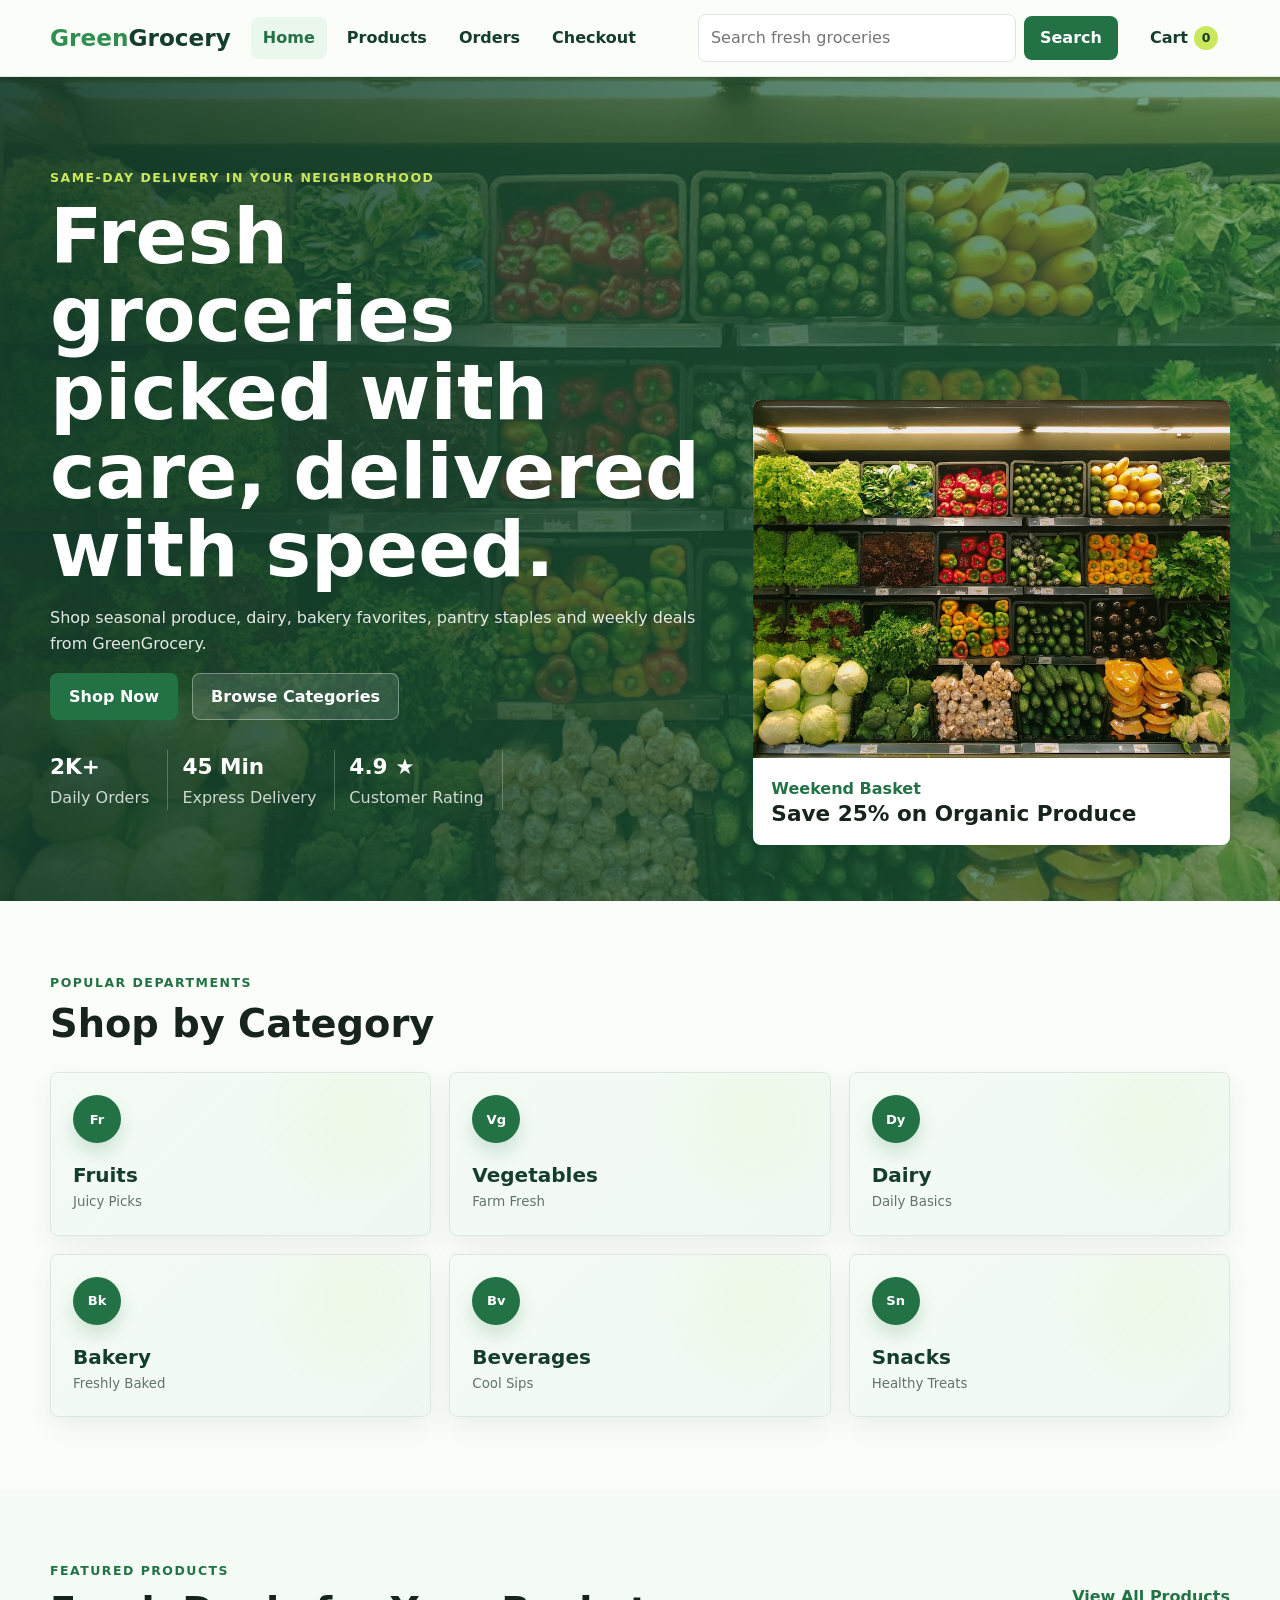
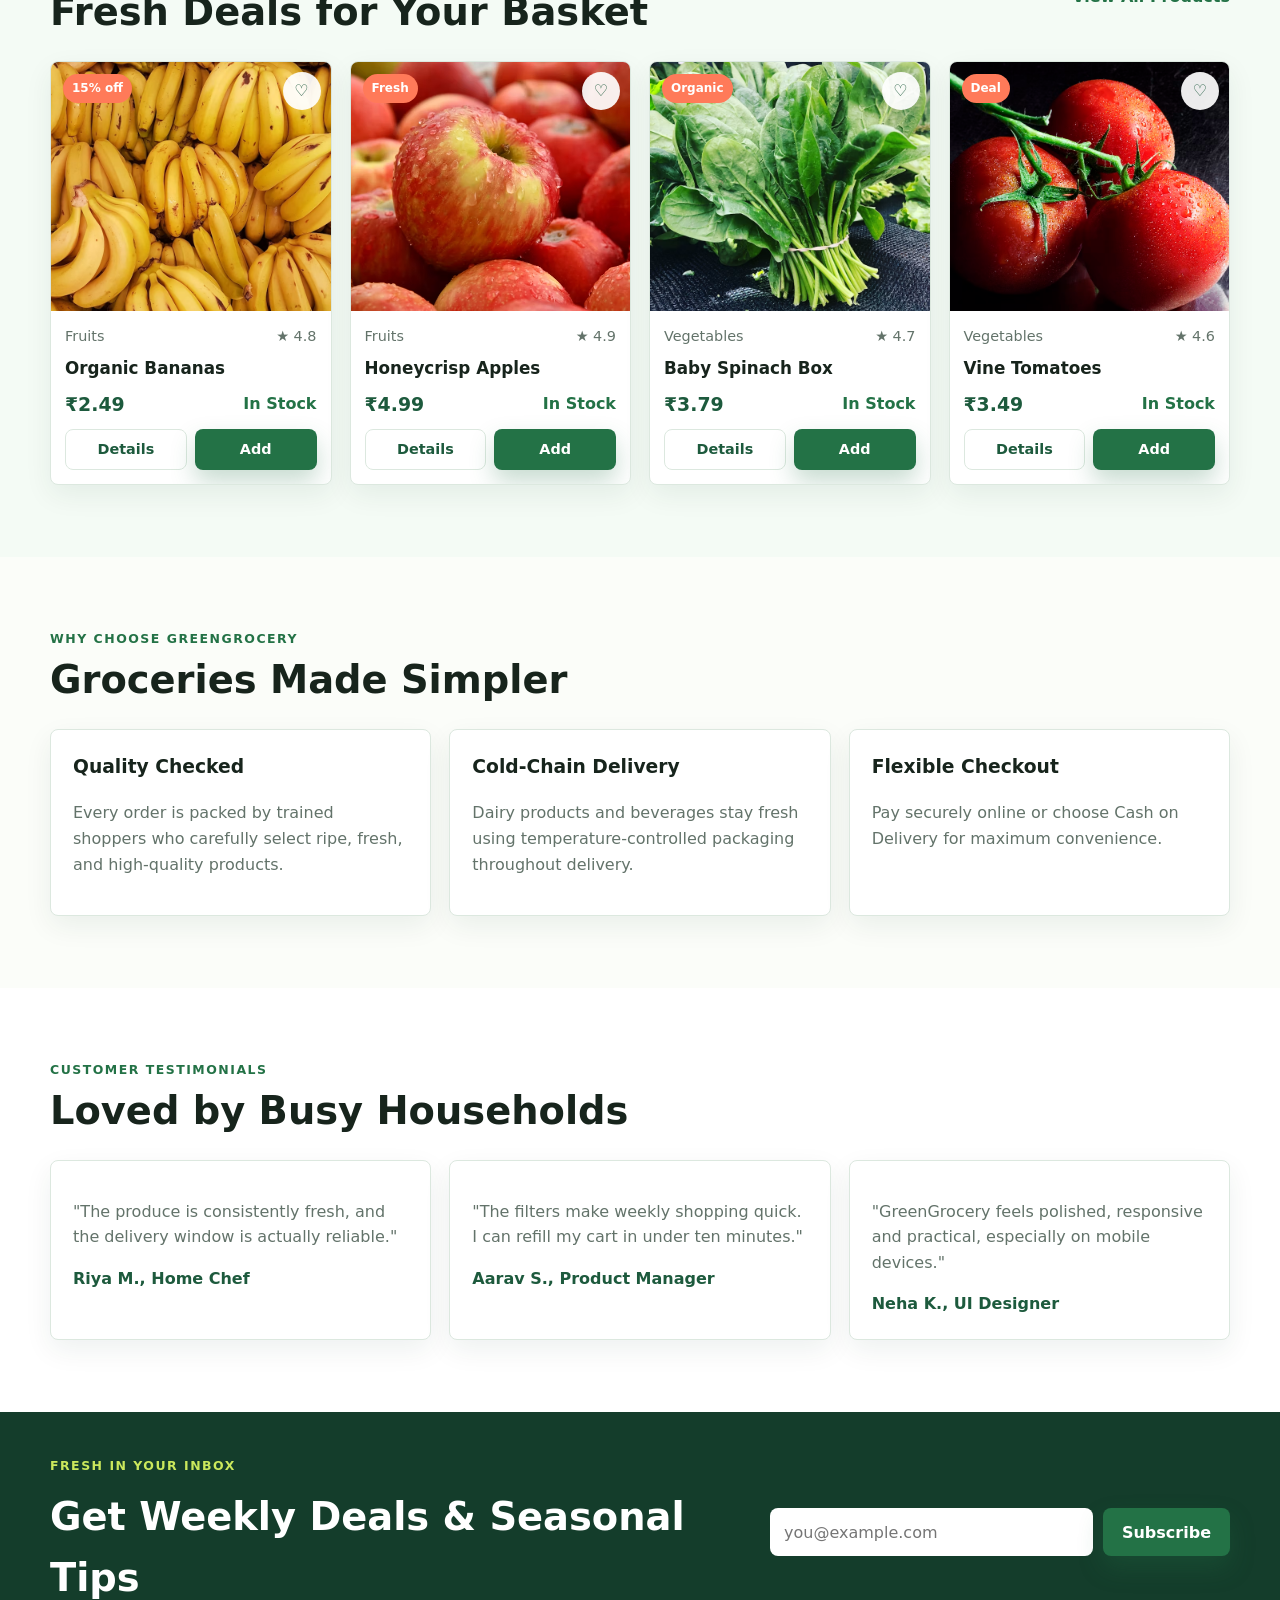
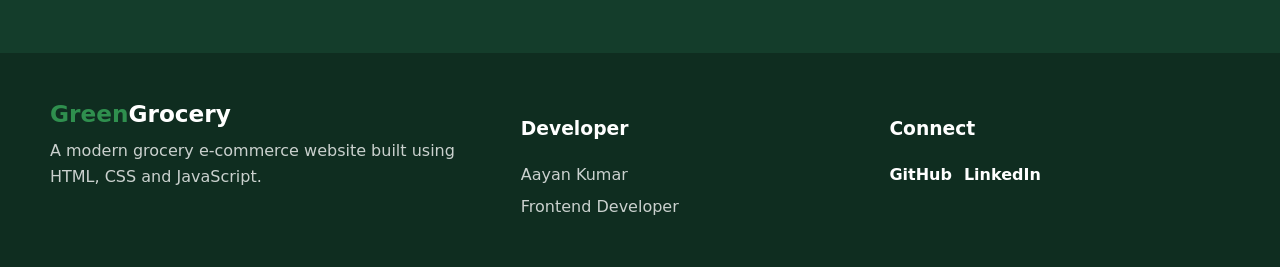
<file: index.html>
<!DOCTYPE html>
<html lang="en">

<head>

  <!-- ================= META ================= -->

  <meta charset="UTF-8">
  <meta name="viewport" content="width=device-width, initial-scale=1.0">

  <!-- SEO -->

  <title>GreenGrocery | Responsive Grocery E-Commerce Website</title>

  <meta
    name="description"
    content="GreenGrocery is a modern responsive grocery e-commerce website built using HTML, CSS and JavaScript. Browse fresh groceries, manage your cart, checkout securely, and track your orders.">

  <meta
    name="keywords"
    content="GreenGrocery, Grocery Website, E-Commerce, HTML, CSS, JavaScript, Responsive Website, Portfolio Project">

  <meta
    name="author"
    content="Aayan Kumar">

  <meta
    name="theme-color"
    content="#2E7D32">

  <!-- Open Graph -->

  <meta
    property="og:title"
    content="GreenGrocery | Responsive Grocery E-Commerce Website">

  <meta
    property="og:description"
    content="Modern grocery e-commerce website built using HTML, CSS and JavaScript.">

  <meta
    property="og:image"
    content="assets/images/hero.avif">

  <meta
    property="og:type"
    content="website">

  <!-- Favicon -->

  <link
    rel="icon"
    href="assets/images/logo.png"
    type="image/png">

  <!-- CSS -->

  <link
    rel="stylesheet"
    href="styles.css">

</head>

<body>

  <!-- ================= LOADER ================= -->

  <div class="loader" aria-hidden="true">
    <span></span>
  </div>

  <!-- ================= HEADER ================= -->

  <header class="site-header">

    <nav class="navbar container" aria-label="Primary Navigation">

      <a class="logo" href="index.html" aria-label="GreenGrocery Home">

        <span>Green</span>Grocery

      </a>

      <button class="menu-toggle" type="button" aria-label="Open Navigation" aria-expanded="false">

        ☰

      </button>

      <div class="nav-panel" id="nav-panel">

        <ul class="nav-links">

          <li>
            <a href="index.html" class="active">
              Home
            </a>
          </li>

          <li>
            <a href="products.html">
              Products
            </a>
          </li>

          <li>
            <a href="orders.html">
              Orders
            </a>
          </li>

          <li>
            <a href="checkout.html">
              Checkout
            </a>
          </li>

        </ul>

        <form class="nav-search" role="search" action="products.html">

          <label class="sr-only" for="site-search">

            Search Groceries

          </label>

          <input id="site-search" name="q" type="search" placeholder="Search fresh groceries">

          <button type="submit">

            Search

          </button>

        </form>

      </div>

      <a class="cart-link" href="cart.html" aria-label="Shopping Cart">

        Cart

        <span class="cart-count">
          0
        </span>

      </a>

    </nav>

  </header>

  <!-- ================= MAIN ================= -->

  <main>

    <!-- ================= HERO ================= -->

    <section class="hero">

      <div class="container hero-grid">

        <div class="hero-content">

          <p class="eyebrow">
            Same-day delivery in your neighborhood
          </p>

          <h1>
            Fresh groceries picked with care,
            delivered with speed.
          </h1>

          <p>
            Shop seasonal produce, dairy, bakery favorites,
            pantry staples and weekly deals from GreenGrocery.
          </p>

          <div class="hero-actions">

            <a class="btn btn-primary" href="products.html">

              Shop Now

            </a>

            <a class="btn btn-secondary" href="#categories">

              Browse Categories

            </a>

          </div>

          <div class="hero-metrics" aria-label="Store Highlights">

            <span>

              <strong>2K+</strong>

              Daily Orders

            </span>

            <span>

              <strong>45 Min</strong>

              Express Delivery

            </span>

            <span>

              <strong>4.9 ★</strong>

              Customer Rating

            </span>

          </div>

        </div>

        <!-- Promo Card -->

        <div class="promo-card" aria-label="Weekend Promotion">

          <img src="assets/images/promo.avif" alt="Fresh vegetables and fruits" loading="lazy">

          <div>

            <span>

              Weekend Basket

            </span>

            <strong>

              Save 25% on Organic Produce

            </strong>

          </div>

        </div>

      </div>

    </section>

    <!-- ================= CATEGORIES ================= -->

    <section class="section container" id="categories">

      <div class="section-heading">

        <p class="eyebrow">

          Popular Departments

        </p>

        <h2>

          Shop by Category

        </h2>

      </div>

      <div class="category-grid">

        <a class="category-card" href="products.html?category=Fruits">

          <span class="category-logo">

            Fr

          </span>

          <span>

            Fruits

          </span>

          <small>

            Juicy Picks

          </small>

        </a>

        <a class="category-card" href="products.html?category=Vegetables">

          <span class="category-logo">

            Vg

          </span>

          <span>

            Vegetables

          </span>

          <small>

            Farm Fresh

          </small>

        </a>

        <a class="category-card" href="products.html?category=Dairy">

          <span class="category-logo">

            Dy

          </span>

          <span>

            Dairy

          </span>

          <small>

            Daily Basics

          </small>

        </a>

        <a class="category-card" href="products.html?category=Bakery">

          <span class="category-logo">

            Bk

          </span>

          <span>

            Bakery

          </span>

          <small>

            Freshly Baked

          </small>

        </a>

        <a class="category-card" href="products.html?category=Beverages">

          <span class="category-logo">

            Bv

          </span>

          <span>

            Beverages

          </span>

          <small>

            Cool Sips

          </small>

        </a>

        <a class="category-card" href="products.html?category=Snacks">

          <span class="category-logo">

            Sn

          </span>

          <span>

            Snacks

          </span>

          <small>

            Healthy Treats

          </small>

        </a>

      </div>

    </section>
    <!-- ================= FEATURED PRODUCTS ================= -->

    <section class="section section-soft">

      <div class="container">

        <div class="section-heading split">

          <div>

            <p class="eyebrow">
              Featured Products
            </p>

            <h2>
              Fresh Deals for Your Basket
            </h2>

          </div>

          <a href="products.html" class="text-link">

            View All Products

          </a>

        </div>

        <div class="product-grid featured-grid" data-featured-products>

        </div>

      </div>

    </section>

    <!-- ================= BENEFITS ================= -->

    <section class="section container">

      <div class="section-heading">

        <p class="eyebrow">
          Why Choose GreenGrocery
        </p>

        <h2>
          Groceries Made Simpler
        </h2>

      </div>

      <div class="benefit-grid">

        <article class="benefit">

          <h3>
            Quality Checked
          </h3>

          <p>
            Every order is packed by trained shoppers who
            carefully select ripe, fresh, and high-quality
            products.
          </p>

        </article>

        <article class="benefit">

          <h3>
            Cold-Chain Delivery
          </h3>

          <p>
            Dairy products and beverages stay fresh using
            temperature-controlled packaging throughout delivery.
          </p>

        </article>

        <article class="benefit">

          <h3>
            Flexible Checkout
          </h3>

          <p>
            Pay securely online or choose Cash on Delivery
            for maximum convenience.
          </p>

        </article>

      </div>

    </section>

    <!-- ================= TESTIMONIALS ================= -->

    <section class="section testimonials">

      <div class="container">

        <div class="section-heading">

          <p class="eyebrow">
            Customer Testimonials
          </p>

          <h2>
            Loved by Busy Households
          </h2>

        </div>

        <div class="testimonial-grid">

          <blockquote>

            <p>
              "The produce is consistently fresh,
              and the delivery window is actually reliable."
            </p>

            <cite>
              Riya M., Home Chef
            </cite>

          </blockquote>

          <blockquote>

            <p>
              "The filters make weekly shopping quick.
              I can refill my cart in under ten minutes."
            </p>

            <cite>
              Aarav S., Product Manager
            </cite>

          </blockquote>

          <blockquote>

            <p>
              "GreenGrocery feels polished,
              responsive and practical,
              especially on mobile devices."
            </p>

            <cite>
              Neha K., UI Designer
            </cite>

          </blockquote>

        </div>

      </div>

    </section>

    <!-- ================= NEWSLETTER ================= -->

    <section class="newsletter">

      <div class="container newsletter-grid">

        <div>

          <p class="eyebrow">
            Fresh in Your Inbox
          </p>

          <h2>
            Get Weekly Deals & Seasonal Tips
          </h2>

        </div>

        <form class="newsletter-form" data-newsletter>

          <label class="sr-only" for="newsletter-email">

            Email Address

          </label>

          <input id="newsletter-email" type="email" placeholder="you@example.com" required>

          <button class="btn btn-primary" type="submit">

            Subscribe

          </button>

        </form>

      </div>

    </section>

  </main>

  <!-- ================= FOOTER ================= -->

  <footer class="site-footer">

    <div class="container footer-grid">

      <div>

        <a class="logo footer-logo" href="index.html">

          <span>Green</span>Grocery

        </a>

        <p>
          A modern grocery e-commerce website built
          using HTML, CSS and JavaScript.
        </p>

      </div>

      <div>

        <h3>
          Developer
        </h3>

        <p>
          Aayan Kumar
        </p>

        <p>
          Frontend Developer
        </p>

      </div>

      <div>

        <h3>
          Connect
        </h3>

        <div class="social-links">

          <a href="https://github.com/AayZen" target="_blank" rel="noopener noreferrer">

            GitHub

          </a>

          <a href="https://linkedin.com/in/aayzen" target="_blank" rel="noopener noreferrer">

            LinkedIn

          </a>

        </div>

      </div>

    </div>

  </footer>

  <!-- ================= BACK TO TOP ================= -->

  <button class="back-to-top" type="button" aria-label="Back to Top">

    ↑

  </button>

  <!-- ================= JAVASCRIPT ================= -->

  <script src="script.js"></script>

</body>

</html>
</file>
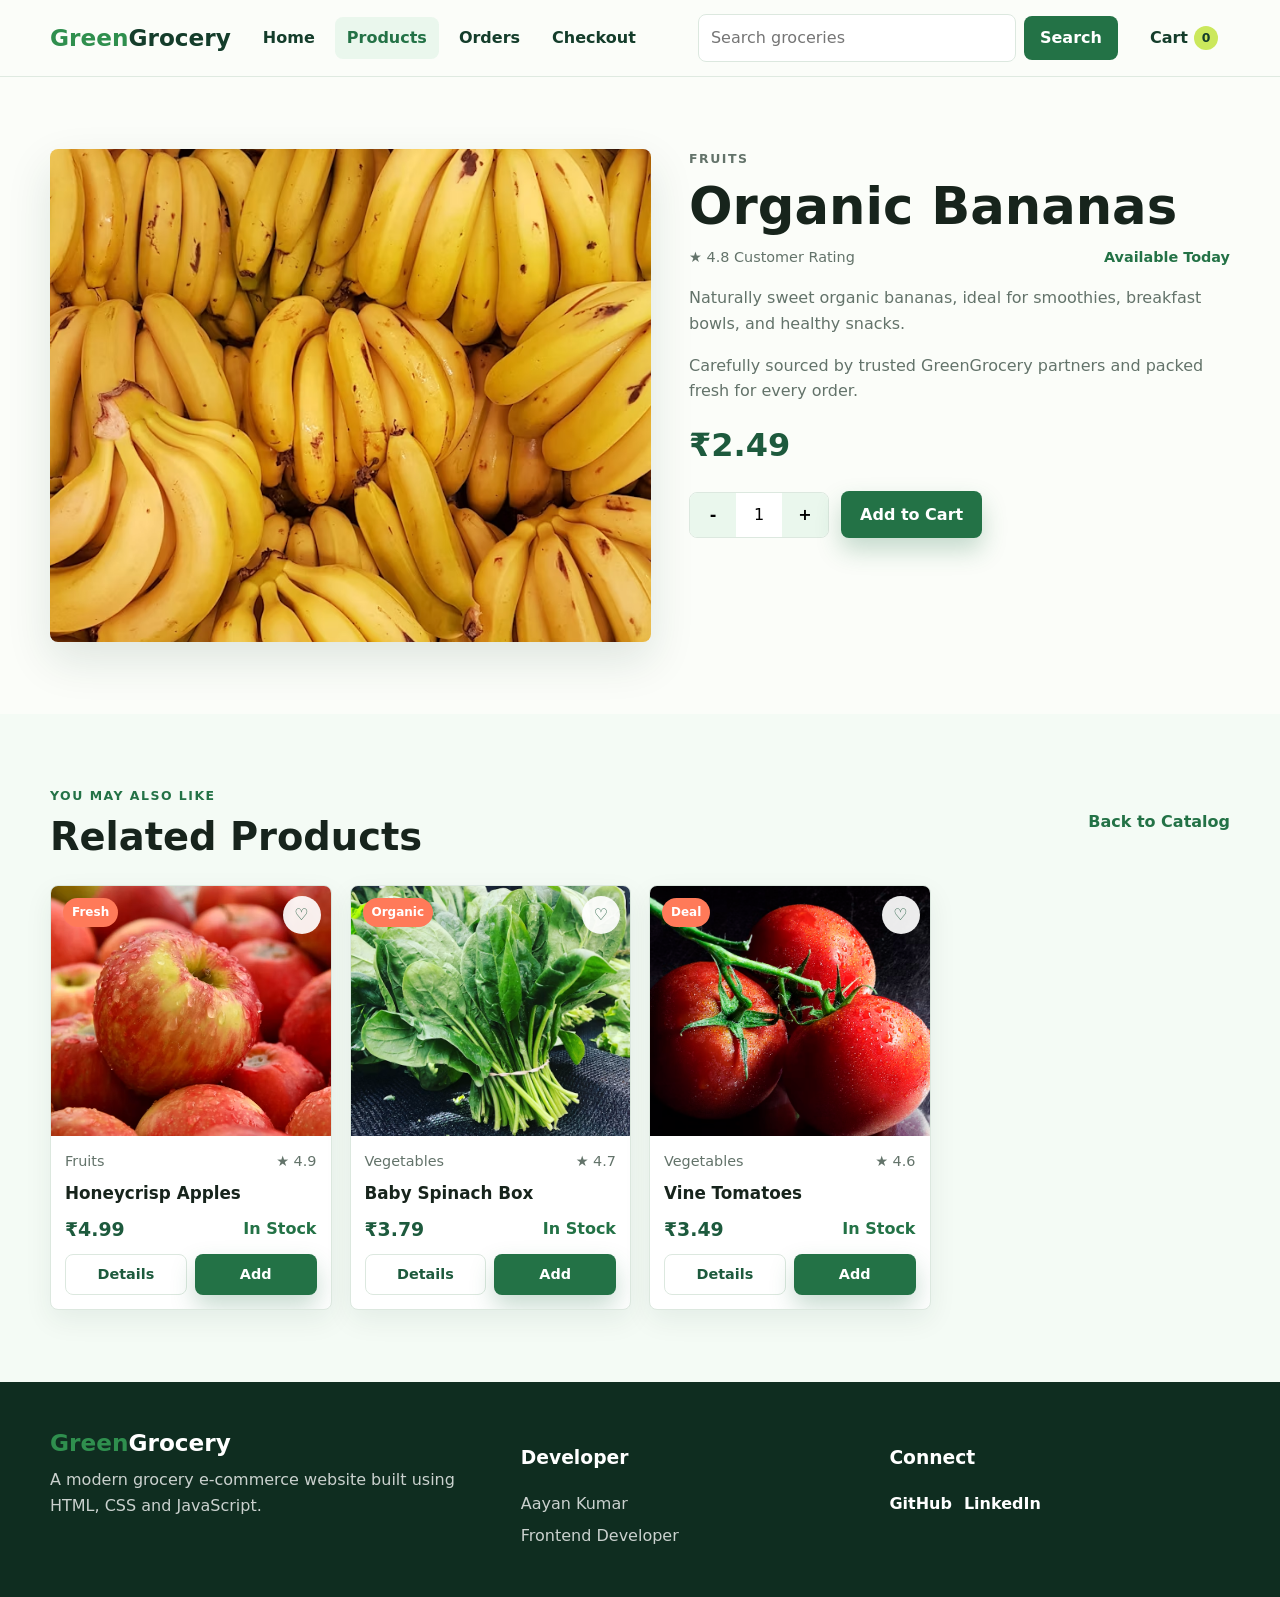
<file: product-details.html>
<!DOCTYPE html>
<html lang="en">

<head>

    <!-- ================= META ================= -->

    <meta charset="UTF-8">
    <meta name="viewport" content="width=device-width, initial-scale=1.0">

    <title>Product Details | GreenGrocery</title>

    <meta name="description"
        content="View fresh grocery product details, pricing, ratings, availability, and add products to your shopping cart on GreenGrocery.">

    <meta name="keywords"
        content="GreenGrocery, Product Details, Grocery Store, Fruits, Vegetables, Dairy, Bakery, Snacks, HTML, CSS, JavaScript">

    <meta name="author"
        content="Aayan Kumar">

    <meta name="theme-color"
        content="#2E7D32">

    <!-- Open Graph -->

    <meta property="og:title"
        content="Product Details | GreenGrocery">

    <meta property="og:description"
        content="Browse detailed product information, ratings, prices, and related grocery items.">

    <meta property="og:image"
        content="assets/images/hero.avif">

    <meta property="og:type"
        content="website">

    <!-- Favicon -->

    <link rel="icon"
        href="assets/images/logo.png"
        type="image/png">

    <!-- CSS -->

    <link rel="stylesheet"
        href="styles.css">

</head>

<body>

    <!-- ================= LOADER ================= -->

    <div class="loader" aria-hidden="true">
        <span></span>
    </div>

    <!-- ================= HEADER ================= -->

    <header class="site-header">

        <nav class="navbar container"
            aria-label="Primary Navigation">

            <a class="logo"
                href="index.html">

                <span>Green</span>Grocery

            </a>

            <button
                class="menu-toggle"
                type="button"
                aria-label="Open Navigation"
                aria-expanded="false">

                ☰

            </button>

            <div
                class="nav-panel"
                id="nav-panel">

                <ul class="nav-links">

                    <li>
                        <a href="index.html">
                            Home
                        </a>
                    </li>

                    <li>
                        <a
                            href="products.html"
                            class="active">

                            Products

                        </a>
                    </li>

                    <li>
                        <a href="orders.html">
                            Orders
                        </a>
                    </li>

                    <li>
                        <a href="checkout.html">
                            Checkout
                        </a>
                    </li>

                </ul>

                <form
                    class="nav-search"
                    role="search"
                    action="products.html">

                    <label
                        class="sr-only"
                        for="site-search">

                        Search Products

                    </label>

                    <input
                        id="site-search"
                        name="q"
                        type="search"
                        placeholder="Search groceries">

                    <button type="submit">

                        Search

                    </button>

                </form>

            </div>

            <a
                class="cart-link"
                href="cart.html">

                Cart

                <span class="cart-count">

                    0

                </span>

            </a>

        </nav>

    </header>

    <!-- ================= MAIN ================= -->

    <main>

        <!-- Product Details -->

        <section
            class="section container detail-layout"
            data-product-detail>

        </section>

        <!-- Related Products -->

        <section class="section section-soft">

            <div class="container">

                <div class="section-heading split">

                    <div>

                        <p class="eyebrow">

                            You May Also Like

                        </p>

                        <h2>

                            Related Products

                        </h2>

                    </div>

                    <a
                        class="text-link"
                        href="products.html">

                        Back to Catalog

                    </a>

                </div>

                <div
                    class="product-grid related-grid"
                    data-related-products>

                </div>

            </div>

        </section>

    </main>

    <!-- ================= FOOTER ================= -->

    <footer class="site-footer">

        <div class="container footer-grid">

            <div>

                <a
                    class="logo footer-logo"
                    href="index.html">

                    <span>Green</span>Grocery

                </a>

                <p>

                    A modern grocery e-commerce website built
                    using HTML, CSS and JavaScript.

                </p>

            </div>

            <div>

                <h3>

                    Developer

                </h3>

                <p>

                    Aayan Kumar

                </p>

                <p>

                    Frontend Developer

                </p>

            </div>

            <div>

                <h3>

                    Connect

                </h3>

                <div class="social-links">

                    <a
                        href="https://github.com/AayZen"
                        target="_blank"
                        rel="noopener noreferrer">

                        GitHub

                    </a>

                    <a
                        href="https://linkedin.com/in/aayzen"
                        target="_blank"
                        rel="noopener noreferrer">

                        LinkedIn

                    </a>

                </div>

            </div>

        </div>

    </footer>

    <!-- ================= BACK TO TOP ================= -->

    <button
        class="back-to-top"
        type="button"
        aria-label="Back to Top">

        ↑

    </button>

    <!-- ================= SCRIPT ================= -->

    <script src="script.js"></script>

</body>

</html>
</file>
<file: styles.css>
:root {
  --green-900: #143d2b;
  --green-800: #1d5a3d;
  --green-700: #237246;
  --green-600: #2f8f4e;
  --green-100: #eaf7ed;
  --mint: #f4fbf5;
  --lime: #cbe85c;
  --yellow: #ffd166;
  --coral: #ff7a59;
  --ink: #17241c;
  --muted: #63736a;
  --line: #dce8df;
  --card: #ffffff;
  --shadow: 0 18px 45px rgba(20, 61, 43, 0.12);
  --radius: 8px;
  --max-width: 1180px;
}

* { box-sizing: border-box; }
html { scroll-behavior: smooth; }
body {
  margin: 0;
  font-family: Inter, ui-sans-serif, system-ui, -apple-system, BlinkMacSystemFont, "Segoe UI", sans-serif;
  color: var(--ink);
  background: #fbfdf9;
  line-height: 1.6;
}
body.loading { overflow: hidden; }
img { display: block; max-width: 100%; }
a { color: inherit; text-decoration: none; }
button, input, select { font: inherit; }
button { cursor: pointer; }
:focus-visible { outline: 3px solid var(--yellow); outline-offset: 3px; }

.container { width: min(100% - 32px, var(--max-width)); margin-inline: auto; }
.sr-only {
  position: absolute;
  width: 1px;
  height: 1px;
  padding: 0;
  margin: -1px;
  overflow: hidden;
  clip: rect(0, 0, 0, 0);
  white-space: nowrap;
  border: 0;
}
.site-header {
  position: sticky;
  top: 0;
  z-index: 50;
  background: rgba(251, 253, 249, 0.92);
  border-bottom: 1px solid rgba(220, 232, 223, 0.9);
  backdrop-filter: blur(14px);
}
.navbar {
  min-height: 76px;
  display: flex;
  align-items: center;
  gap: 20px;
}
.logo {
  font-size: 1.45rem;
  font-weight: 900;
  letter-spacing: 0;
  color: var(--green-900);
  white-space: nowrap;
}
.logo span { color: var(--green-600); }
.nav-panel {
  flex: 1;
  display: flex;
  align-items: center;
  justify-content: space-between;
  gap: 24px;
}
.nav-links {
  display: flex;
  gap: 8px;
  list-style: none;
  padding: 0;
  margin: 0;
}
.nav-links a, .cart-link {
  display: inline-flex;
  align-items: center;
  min-height: 42px;
  padding: 8px 12px;
  border-radius: var(--radius);
  color: var(--green-900);
  font-weight: 700;
  transition: 180ms ease;
}
.nav-links a:hover, .nav-links a.active, .cart-link:hover, .cart-link.active { background: var(--green-100); color: var(--green-700); }
.nav-search {
  display: flex;
  align-items: center;
  gap: 8px;
  width: min(100%, 420px);
}
.nav-search input, .filters input, .filters select, .checkout-form input, .checkout-form select {
  width: 100%;
  border: 1px solid var(--line);
  border-radius: var(--radius);
  min-height: 44px;
  padding: 10px 12px;
  background: #fff;
  color: var(--ink);
}
.nav-search button {
  border: 0;
  border-radius: var(--radius);
  background: var(--green-700);
  color: #fff;
  min-height: 44px;
  padding: 0 16px;
  font-weight: 800;
}
.cart-count {
  display: inline-grid;
  place-items: center;
  min-width: 24px;
  height: 24px;
  margin-left: 6px;
  padding: 0 6px;
  border-radius: 999px;
  background: var(--lime);
  color: var(--green-900);
  font-size: 0.78rem;
}
.menu-toggle {
  display: none;
  margin-left: auto;
  border: 1px solid var(--line);
  background: #fff;
  border-radius: var(--radius);
  width: 44px;
  height: 44px;
  color: var(--green-900);
}

.hero {
  background:
    linear-gradient(90deg, rgba(20, 61, 43, 0.92), rgba(35, 114, 70, 0.58)),
    url("assets/images/hero.avif") center/cover no-repeat;
  color: #fff;
}
.hero-grid {
  min-height: calc(100vh - 76px);
  display: grid;
  grid-template-columns: minmax(0, 1.1fr) minmax(280px, 0.8fr);
  align-items: center;
  gap: 48px;
  padding-block: 56px;
}
.hero h1, .page-hero h1 {
  margin: 0;
  max-width: 760px;
  font-size: clamp(2.35rem, 6vw, 5rem);
  line-height: 1.02;
  letter-spacing: 0;
}
.hero p { max-width: 650px; color: rgba(255,255,255,0.88); }
.eyebrow {
  margin: 0 0 10px;
  color: var(--green-700);
  font-size: 0.78rem;
  font-weight: 900;
  letter-spacing: 0.12em;
  text-transform: uppercase;
}
.hero .eyebrow, .page-hero .eyebrow { color: var(--lime); }
.hero-actions, .hero-metrics, .catalog-toolbar, .section-heading.split, .orders-heading {
  display: flex;
  align-items: center;
  gap: 14px;
  flex-wrap: wrap;
}
.btn {
  display: inline-flex;
  align-items: center;
  justify-content: center;
  min-height: 46px;
  border-radius: var(--radius);
  border: 1px solid transparent;
  padding: 10px 18px;
  font-weight: 900;
  transition: transform 180ms ease, box-shadow 180ms ease, background 180ms ease;
}
.btn:hover, .product-card:hover { transform: translateY(-3px); }
.btn-primary { background: var(--green-700); color: #fff; box-shadow: 0 12px 24px rgba(35, 114, 70, 0.25); }
.btn-primary:hover { background: var(--green-800); }
.btn-secondary { background: #fff; color: var(--green-800); border-color: var(--line); }
.hero .btn-secondary { border-color: rgba(255,255,255,0.35); background: rgba(255,255,255,0.12); color: #fff; }
.wide { width: 100%; }
.hero-metrics { margin-top: 30px; }
.hero-metrics span {
  display: grid;
  padding-right: 18px;
  border-right: 1px solid rgba(255,255,255,0.24);
  color: rgba(255,255,255,0.78);
}
.hero-metrics strong { color: #fff; font-size: 1.35rem; }
.promo-card {
  align-self: end;
  overflow: hidden;
  border-radius: var(--radius);
  background: #fff;
  color: var(--ink);
  box-shadow: var(--shadow);
}
.promo-card img { width: 100%; aspect-ratio: 4 / 3; object-fit: cover; }
.promo-card div { padding: 18px; }
.promo-card span { color: var(--green-700); font-weight: 900; }
.promo-card strong { display: block; font-size: 1.35rem; line-height: 1.2; }

.section { padding-block: 72px; }
.section-soft { background: var(--mint); }
.section-heading { margin-bottom: 28px; }
.section-heading h2 {
  margin: 0;
  font-size: clamp(1.8rem, 3vw, 2.8rem);
  line-height: 1.08;
  letter-spacing: 0;
}
.section-heading.split { justify-content: space-between; }
.text-link { color: var(--green-700); font-weight: 900; }
.category-grid, .benefit-grid, .testimonial-grid {
  display: grid;
  grid-template-columns: repeat(3, minmax(0, 1fr));
  gap: 18px;
}
.category-card, .benefit, blockquote, .summary-card, .filters, .checkout-form, .confirmation, .order-card {
  background: var(--card);
  border: 1px solid var(--line);
  border-radius: var(--radius);
  box-shadow: 0 10px 28px rgba(20, 61, 43, 0.07);
}
.category-card {
  min-height: 130px;
  padding: 22px;
  display: flex;
  flex-direction: column;
  justify-content: flex-end;
  background:
    linear-gradient(135deg, rgba(244, 251, 245, 0.94), rgba(234, 247, 237, 0.72)),
    radial-gradient(circle at 78% 24%, rgba(203, 232, 92, 0.42), transparent 30%);
  transition: 180ms ease;
}
.category-card:hover { border-color: var(--green-600); transform: translateY(-3px); }
.category-logo {
  display: inline-grid;
  place-items: center;
  width: 48px;
  height: 48px;
  margin-bottom: 16px;
  border-radius: 50%;
  background: var(--green-700);
  color: #fff;
  font-size: 0.82rem;
  font-weight: 900;
  box-shadow: 0 10px 18px rgba(35, 114, 70, 0.18);
}
.category-card span:not(.category-logo) { font-size: 1.25rem; font-weight: 900; color: var(--green-900); }
.category-card small { color: var(--muted); }

.product-grid {
  display: grid;
  grid-template-columns: repeat(4, minmax(0, 1fr));
  gap: 18px;
}
.product-card {
  position: relative;
  display: flex;
  flex-direction: column;
  min-height: 100%;
  overflow: hidden;
  background: #fff;
  border: 1px solid var(--line);
  border-radius: var(--radius);
  box-shadow: 0 10px 28px rgba(20, 61, 43, 0.07);
  transition: 180ms ease;
}
.product-card img { width: 100%; aspect-ratio: 1.12 / 1; object-fit: cover; background: var(--green-100); }
.product-body { flex: 1; display: flex; flex-direction: column; gap: 10px; padding: 14px; }
.product-meta { display: flex; align-items: center; justify-content: space-between; gap: 10px; color: var(--muted); font-size: 0.9rem; }
.product-card h3 { margin: 0; font-size: 1.05rem; line-height: 1.25; }
.price-row { display: flex; align-items: center; justify-content: space-between; gap: 8px; margin-top: auto; }
.price { color: var(--green-800); font-weight: 900; font-size: 1.18rem; }
.stock { font-weight: 800; color: var(--green-700); }
.stock.out { color: #a13d2d; }
.badge {
  position: absolute;
  top: 12px;
  left: 12px;
  padding: 5px 9px;
  border-radius: 999px;
  background: var(--coral);
  color: #fff;
  font-size: 0.75rem;
  font-weight: 900;
}
.wishlist {
  position: absolute;
  top: 10px;
  right: 10px;
  width: 38px;
  height: 38px;
  border: 0;
  border-radius: 50%;
  background: rgba(255,255,255,0.92);
  color: var(--green-800);
  font-weight: 900;
}
.wishlist.active { background: var(--green-700); color: #fff; }
.product-actions { display: grid; grid-template-columns: 1fr 1fr; gap: 8px; }
.product-actions .btn { min-height: 40px; padding: 8px 10px; font-size: 0.9rem; }
.empty-state {
  padding: 28px;
  border: 1px dashed var(--line);
  border-radius: var(--radius);
  background: #fff;
  color: var(--muted);
}

.page-hero {
  background:
    linear-gradient(90deg, rgba(20, 61, 43, 0.94), rgba(35, 114, 70, 0.66)),
    url("assets/images/page-hero.avif") center/cover no-repeat;
  color: #fff;
}
.compact-hero .container { padding-block: 56px; }
.compact-hero h1 { font-size: clamp(2rem, 5vw, 4rem); }
.compact-hero p:not(.eyebrow) { max-width: 680px; color: rgba(255,255,255,0.86); }
.catalog-layout {
  display: grid;
  grid-template-columns: 260px minmax(0, 1fr);
  align-items: start;
  gap: 28px;
}
.filters {
  position: sticky;
  top: 96px;
  display: grid;
  gap: 10px;
  padding: 18px;
}
.filters h2 { margin: 0 0 4px; }
.filters label, .checkout-form label { color: var(--green-900); font-weight: 800; }
.checkbox-row { display: flex; gap: 10px; align-items: center; }
.catalog-toolbar { justify-content: space-between; margin-bottom: 18px; }
.catalog-toolbar select {
  min-height: 42px;
  border: 1px solid var(--line);
  border-radius: var(--radius);
  background: #fff;
  padding: 8px 12px;
}

.detail-layout {
  display: grid;
  grid-template-columns: minmax(0, 1fr) minmax(320px, 0.9fr);
  gap: 38px;
  align-items: start;
}
.detail-media img {
  width: 100%;
  aspect-ratio: 1 / 0.82;
  object-fit: cover;
  border-radius: var(--radius);
  box-shadow: var(--shadow);
}
.detail-info h1 { margin: 0 0 12px; font-size: clamp(2rem, 4vw, 3.2rem); line-height: 1.08; }
.detail-info p { color: var(--muted); }
.detail-price { font-size: 2rem; color: var(--green-800); font-weight: 900; }
.quantity-control {
  display: inline-flex;
  align-items: center;
  border: 1px solid var(--line);
  border-radius: var(--radius);
  overflow: hidden;
  background: #fff;
}
.quantity-control button, .quantity-control input {
  width: 46px;
  min-height: 44px;
  border: 0;
  text-align: center;
  background: #fff;
}
.quantity-control button { background: var(--green-100); font-weight: 900; }
.detail-actions { display: flex; gap: 12px; align-items: center; flex-wrap: wrap; margin-top: 20px; }

.cart-layout, .checkout-layout {
  display: grid;
  grid-template-columns: minmax(0, 1fr) 360px;
  gap: 28px;
  align-items: start;
}
.cart-items { display: grid; gap: 14px; }
.cart-row {
  display: grid;
  grid-template-columns: 96px minmax(0, 1fr) auto;
  gap: 16px;
  align-items: center;
  padding: 14px;
  background: #fff;
  border: 1px solid var(--line);
  border-radius: var(--radius);
}
.cart-row img { width: 96px; height: 86px; object-fit: cover; border-radius: var(--radius); }
.cart-row h3 { margin: 0 0 4px; }
.cart-row p { margin: 0; color: var(--muted); }
.remove-btn {
  border: 0;
  background: #fff0ed;
  color: #9a341f;
  border-radius: var(--radius);
  min-height: 40px;
  padding: 8px 12px;
  font-weight: 900;
}
.summary-card {
  position: sticky;
  top: 96px;
  padding: 20px;
}
.summary-card h2 { margin-top: 0; }
.summary-line, .summary-total {
  display: flex;
  justify-content: space-between;
  gap: 14px;
  padding-block: 9px;
  border-bottom: 1px solid var(--line);
}
.summary-total { font-size: 1.25rem; font-weight: 900; border-bottom: 0; }
.checkout-form {
  display: grid;
  gap: 20px;
  padding: 20px;
}
fieldset {
  border: 0;
  padding: 0;
  margin: 0;
}
legend {
  margin-bottom: 14px;
  color: var(--green-900);
  font-size: 1.15rem;
  font-weight: 900;
}
.form-grid {
  display: grid;
  grid-template-columns: repeat(2, minmax(0, 1fr));
  gap: 14px;
}
.checkout-form label { display: grid; gap: 6px; }
.payment-options { display: grid; gap: 12px; }
.payment-card {
  position: relative;
  display: grid;
  grid-template-columns: auto minmax(0, 1fr) auto;
  align-items: center;
  gap: 12px;
  min-height: 86px;
  padding: 14px;
  border: 1px solid var(--line);
  border-radius: var(--radius);
  background: #fff;
  cursor: pointer;
  transition: border-color 180ms ease, box-shadow 180ms ease, background 180ms ease;
}
.payment-card:hover {
  border-color: var(--green-600);
  box-shadow: 0 12px 28px rgba(20, 61, 43, 0.08);
}
.payment-card:has(input:checked) {
  border-color: var(--green-700);
  background: var(--mint);
  box-shadow: 0 0 0 3px rgba(47, 143, 78, 0.14);
}
.payment-card input {
  position: absolute;
  opacity: 0;
  pointer-events: none;
}
.payment-logo {
  display: inline-grid;
  place-items: center;
  width: 54px;
  height: 38px;
  padding: 0 8px;
  border-radius: 6px;
  background: #fff;
  color: var(--green-800);
  border: 1px solid var(--line);
  font-size: 0.72rem;
  font-weight: 900;
  box-shadow: 0 8px 18px rgba(20, 61, 43, 0.06);
}
.visa-logo {
  color: #153a8a;
  font-style: italic;
}
.mastercard-logo {
  display: flex;
  gap: 0;
  background: #fff;
}
.mastercard-logo span {
  width: 20px;
  height: 20px;
  border-radius: 50%;
}
.mastercard-logo span:first-child { background: #eb001b; margin-right: -7px; }
.mastercard-logo span:last-child { background: #f79e1b; }
.upi-logo {
  color: #0c7a43;
  background: linear-gradient(90deg, #fff 0 70%, #f58220 70% 82%, #168747 82%);
}
.cod-logo {
  color: var(--green-900);
  background: var(--green-100);
}
.payment-copy {
  display: grid;
  gap: 2px;
  line-height: 1.25;
}
.payment-copy strong { color: var(--ink); }
.payment-copy small {
  color: var(--muted);
  font-weight: 700;
}
.payment-check {
  width: 22px;
  height: 22px;
  border: 1px solid var(--line);
  border-radius: 50%;
  background: #fff;
}
.payment-card:has(input:checked) .payment-check {
  border: 6px solid var(--green-700);
}
.confirmation { display: none; margin-bottom: 28px; padding: 20px; border-color: var(--green-600); background: var(--mint); }
.confirmation.visible { display: block; }
.orders-list { display: grid; gap: 16px; }
.order-card { padding: 18px; }
.order-top, .tracking-steps {
  display: flex;
  justify-content: space-between;
  gap: 14px;
  flex-wrap: wrap;
}
.order-top h3 { margin: 0; }
.tracking-steps { margin-top: 18px; }
.tracking-step {
  flex: 1 1 150px;
  min-width: 130px;
  padding: 12px;
  border: 1px solid var(--line);
  border-radius: var(--radius);
  color: var(--muted);
  background: #fff;
  font-weight: 800;
}
.tracking-step.done { color: var(--green-900); background: var(--green-100); border-color: var(--green-600); }

.benefit, blockquote { padding: 22px; }
.benefit h3 { margin-top: 0; }
.benefit p, blockquote p { color: var(--muted); }
blockquote { margin: 0; }
cite { color: var(--green-800); font-style: normal; font-weight: 900; }
.testimonials { background: #fff; }
.newsletter {
  background: var(--green-900);
  color: #fff;
  padding-block: 44px;
}
.newsletter .eyebrow { color: var(--lime); }
.newsletter h2 { margin: 0; font-size: clamp(1.7rem, 3vw, 2.4rem); }
.newsletter-grid {
  display: grid;
  grid-template-columns: minmax(0, 1fr) minmax(280px, 460px);
  gap: 24px;
  align-items: center;
}
.newsletter-form {
  display: flex;
  gap: 10px;
}
.newsletter-form input {
  flex: 1;
  min-height: 48px;
  border: 0;
  border-radius: var(--radius);
  padding: 10px 14px;
}
.site-footer {
  background: #0f2d20;
  color: rgba(255,255,255,0.78);
  padding-block: 42px;
}
.footer-grid {
  display: grid;
  grid-template-columns: 1.3fr 1fr 1fr;
  gap: 28px;
}
.footer-logo, .site-footer h3 { color: #fff; }
.site-footer p { margin: 6px 0; }
.social-links { display: flex; flex-wrap: wrap; gap: 12px; }
.social-links a { color: #fff; font-weight: 800; }
.back-to-top {
  position: fixed;
  right: 18px;
  bottom: 18px;
  z-index: 30;
  width: 46px;
  height: 46px;
  border: 0;
  border-radius: 50%;
  background: var(--green-700);
  color: #fff;
  font-weight: 900;
  box-shadow: var(--shadow);
  opacity: 0;
  pointer-events: none;
  transform: translateY(12px);
  transition: 180ms ease;
}
.back-to-top.visible { opacity: 1; pointer-events: auto; transform: translateY(0); }
.loader {
  position: fixed;
  inset: 0;
  z-index: 999;
  display: grid;
  place-items: center;
  background: #fbfdf9;
  transition: opacity 250ms ease, visibility 250ms ease;
}
.loader span {
  width: 52px;
  height: 52px;
  border: 5px solid var(--green-100);
  border-top-color: var(--green-700);
  border-radius: 50%;
  animation: spin 850ms linear infinite;
}
.loader.hidden { opacity: 0; visibility: hidden; }
@keyframes spin { to { transform: rotate(360deg); } }

@media (max-width: 980px) {
  .menu-toggle { display: inline-grid; place-items: center; }
  .nav-panel {
    position: absolute;
    top: 76px;
    left: 16px;
    right: 16px;
    display: none;
    padding: 16px;
    border: 1px solid var(--line);
    border-radius: var(--radius);
    background: #fff;
    box-shadow: var(--shadow);
  }
  .nav-panel.open { display: grid; gap: 16px; }
  .nav-links, .nav-search { width: 100%; }
  .nav-links { flex-direction: column; }
  .hero-grid, .detail-layout, .cart-layout, .checkout-layout, .newsletter-grid, .footer-grid { grid-template-columns: 1fr; }
  .hero-grid { min-height: auto; }
  .promo-card { max-width: 520px; }
  .catalog-layout { grid-template-columns: 1fr; }
  .filters, .summary-card { position: static; }
  .product-grid { grid-template-columns: repeat(3, minmax(0, 1fr)); }
  .category-grid, .benefit-grid, .testimonial-grid { grid-template-columns: repeat(2, minmax(0, 1fr)); }
}

@media (max-width: 680px) {
  .container { width: min(100% - 24px, var(--max-width)); }
  .navbar { min-height: 68px; gap: 10px; }
  .nav-panel { top: 68px; }
  .logo { font-size: 1.2rem; }
  .cart-link { padding-inline: 8px; }
  .hero-grid, .compact-hero .container, .section { padding-block: 42px; }
  .hero h1, .page-hero h1 { font-size: clamp(2.05rem, 12vw, 3.4rem); }
  .hero-actions, .newsletter-form, .catalog-toolbar, .section-heading.split { align-items: stretch; flex-direction: column; }
  .hero-actions .btn, .newsletter-form .btn { width: 100%; }
  .hero-metrics span { border-right: 0; border-bottom: 1px solid rgba(255,255,255,0.24); padding-bottom: 10px; }
  .product-grid, .category-grid, .benefit-grid, .testimonial-grid, .form-grid { grid-template-columns: 1fr; }
  .cart-row { grid-template-columns: 76px minmax(0, 1fr); }
  .cart-row img { width: 76px; height: 72px; }
  .cart-row .remove-btn { grid-column: 1 / -1; }
  .product-actions { grid-template-columns: 1fr; }
}
</file>
